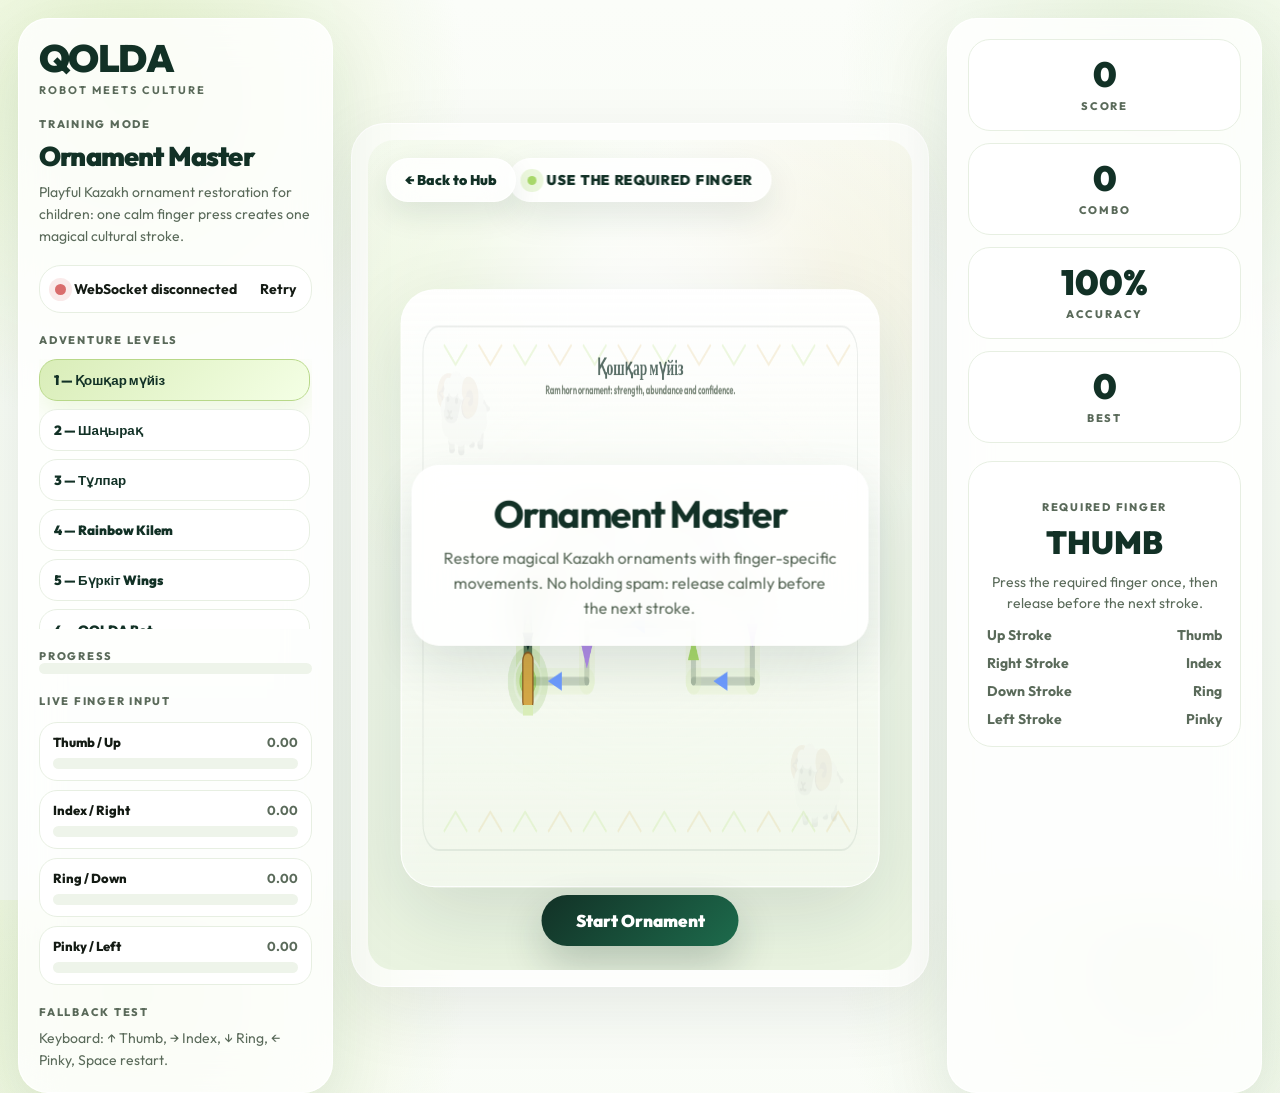
<file: fingersync_rhythm_pro_v2.html>
<!DOCTYPE html>
<html lang="en">

<head>
   <meta charset="UTF-8" />
   <meta name="viewport" content="width=device-width,initial-scale=1.0" />
   <title>QOLDA Ornament Master — Kids Therapy Edition</title>
   <link rel="preconnect" href="https://fonts.googleapis.com">
   <link rel="preconnect" href="https://fonts.gstatic.com" crossorigin>
   <link href="https://fonts.googleapis.com/css2?family=Outfit:wght@300;400;500;600;700;800;900&display=swap"
      rel="stylesheet">

   <style>
      :root {
         --bg: #FAFCF9;
         --text: #141B14;
         --muted: #5A6A5A;
         --green: #D9EDB8;
         --green2: #A9D96B;
         --green3: #79B44C;
         --green-dark: #123126;
         --card: #FFFFFF;
         --line: #E7EFE2;
         --danger: #D96C6C;
         --gold: #D5A847;
         --blue: #6E9BFF;
         --purple: #B18BE8;
         --pink: #ECA8C5;
         --shadow: 0 24px 70px rgba(18, 49, 38, .09);
      }

      * {
         margin: 0;
         padding: 0;
         box-sizing: border-box;
         font-family: 'Outfit', sans-serif
      }

      body {
         min-height: 100vh;
         overflow: hidden;
         color: var(--text);
         background:
            radial-gradient(circle at 10% 10%, rgba(217, 237, 184, .72), transparent 24%),
            radial-gradient(circle at 90% 8%, rgba(223, 240, 208, .72), transparent 22%),
            linear-gradient(180deg, #FBFDF9 0%, #F4FAF0 100%);
      }

      .wrap {
         height: 100vh;
         padding: 18px;
         display: grid;
         grid-template-columns: 315px 1fr 315px;
         gap: 18px;
      }

      .panel {
         background: rgba(255, 255, 255, .82);
         border: 1px solid rgba(255, 255, 255, .96);
         backdrop-filter: blur(20px);
         border-radius: 30px;
         box-shadow: var(--shadow);
         padding: 20px;
         z-index: 10;
      }

      .logo {
         font-size: 38px;
         font-weight: 900;
         letter-spacing: -.04em;
         color: var(--green-dark);
         line-height: 1;
      }

      .sub {
         margin-top: 6px;
         font-size: 11px;
         letter-spacing: .18em;
         text-transform: uppercase;
         color: var(--muted);
         font-weight: 700;
      }

      .cap {
         margin-top: 20px;
         font-size: 11px;
         letter-spacing: .16em;
         text-transform: uppercase;
         color: var(--muted);
         font-weight: 800;
      }

      .song {
         margin-top: 8px;
         font-size: 27px;
         font-weight: 900;
         color: var(--green-dark);
         letter-spacing: -.03em;
      }

      .txt {
         margin-top: 8px;
         font-size: 14px;
         line-height: 1.58;
         color: var(--muted);
      }

      .status {
         margin-top: 18px;
         padding: 14px 15px;
         border-radius: 22px;
         background: #fff;
         border: 1px solid var(--line);
         display: flex;
         align-items: center;
         justify-content: space-between;
         gap: 12px;
         font-size: 14px;
         font-weight: 700;
      }

      .dot {
         width: 11px;
         height: 11px;
         border-radius: 999px;
         background: #C2C8C0;
         display: inline-block;
         margin-right: 8px;
         vertical-align: -1px;
      }

      .dot.ok {
         background: #61C681;
         box-shadow: 0 0 0 6px rgba(97, 198, 129, .14)
      }

      .dot.err {
         background: var(--danger);
         box-shadow: 0 0 0 6px rgba(217, 108, 108, .14)
      }

      .bar {
         height: 11px;
         border-radius: 999px;
         background: #EEF4EA;
         overflow: hidden
      }

      .fill {
         height: 100%;
         width: 0%;
         border-radius: 999px;
         background: linear-gradient(90deg, var(--green), var(--green2));
         transition: .12s linear;
      }

      .level-buttons {
         display: grid;
         gap: 8px;
         margin-top: 12px;
         max-height: 270px;
         overflow: auto;
         padding-right: 2px
      }

      .level-btn {
         border: none;
         border-radius: 18px;
         padding: 12px 14px;
         background: #fff;
         border: 1px solid var(--line);
         color: var(--green-dark);
         font-weight: 900;
         cursor: pointer;
         text-align: left;
         transition: .2s ease;
      }

      .level-btn:hover {
         transform: translateY(-1px)
      }

      .level-btn.active {
         background: linear-gradient(135deg, var(--green), #F4FFE5);
         border-color: #B8D889;
         box-shadow: 0 12px 28px rgba(169, 217, 107, .20);
      }

      .finger-map {
         margin-top: 14px;
         display: grid;
         gap: 9px
      }

      .finger-row {
         padding: 11px 13px;
         border-radius: 18px;
         background: #fff;
         border: 1px solid var(--line);
         transition: .18s ease;
      }

      .finger-row.active {
         border-color: #A9D96B;
         box-shadow: 0 12px 30px rgba(169, 217, 107, .18);
         transform: translateY(-2px);
      }

      .fr-top {
         display: flex;
         justify-content: space-between;
         align-items: center;
         font-size: 13px;
         margin-bottom: 8px;
      }

      .fr-name {
         font-weight: 800
      }

      .fr-val {
         color: var(--muted);
         font-weight: 700
      }

      .center {
         display: flex;
         align-items: center;
         justify-content: center;
         min-width: 0;
      }

      .stage {
         width: 100%;
         max-width: 1050px;
         height: calc(100vh - 36px);
         border-radius: 34px;
         padding: 16px;
         background: rgba(255, 255, 255, .58);
         border: 1px solid rgba(255, 255, 255, .96);
         backdrop-filter: blur(20px);
         box-shadow: var(--shadow);
      }

      .hero {
         position: relative;
         width: 100%;
         height: 100%;
         border-radius: 26px;
         overflow: hidden;
         background:
            radial-gradient(circle at 50% 22%, rgba(255, 255, 255, .98), rgba(255, 255, 255, .40) 26%, transparent 52%),
            radial-gradient(circle at 16% 20%, rgba(217, 237, 184, .42), transparent 34%),
            radial-gradient(circle at 86% 16%, rgba(213, 168, 71, .13), transparent 28%),
            linear-gradient(180deg, #F8FCF5 0%, #EAF4E1 100%);
      }

      .back-btn {
         position: absolute;
         left: 18px;
         top: 18px;
         z-index: 30;
         text-decoration: none;
         color: var(--green-dark);
         background: rgba(255, 255, 255, .84);
         border: 1px solid rgba(255, 255, 255, .96);
         backdrop-filter: blur(14px);
         padding: 12px 18px;
         border-radius: 999px;
         font-size: 14px;
         font-weight: 900;
         box-shadow: 0 12px 30px rgba(18, 49, 38, .10);
         transition: .2s ease;
      }

      .back-btn:hover {
         transform: translateY(-2px)
      }

      .top-chip {
         position: absolute;
         left: 50%;
         top: 18px;
         transform: translateX(-50%);
         z-index: 20;
         padding: 12px 18px;
         border-radius: 999px;
         background: rgba(255, 255, 255, .82);
         border: 1px solid rgba(255, 255, 255, .96);
         backdrop-filter: blur(14px);
         box-shadow: 0 14px 35px rgba(18, 49, 38, .10);
         color: var(--green-dark);
         font-size: 14px;
         font-weight: 900;
         letter-spacing: .05em;
         text-transform: uppercase;
         display: flex;
         align-items: center;
         gap: 10px;
      }

      .pulse-dot {
         width: 9px;
         height: 9px;
         border-radius: 50%;
         background: var(--green2);
         box-shadow: 0 0 0 7px rgba(169, 217, 107, .22);
      }

      .canvas-wrap {
         position: absolute;
         left: 50%;
         top: 54%;
         transform: translate(-50%, -50%);
         width: min(850px, 88%);
         height: min(625px, 72%);
         border-radius: 34px;
         background:
            linear-gradient(180deg, rgba(255, 255, 255, .88), rgba(255, 255, 255, .54)),
            radial-gradient(circle at 50% 50%, rgba(217, 237, 184, .28), transparent 60%);
         border: 1px solid rgba(255, 255, 255, .98);
         box-shadow:
            inset 0 0 45px rgba(255, 255, 255, .34),
            0 28px 80px rgba(18, 49, 38, .12);
         overflow: hidden;
      }

      canvas {
         position: absolute;
         inset: 0;
         width: 100%;
         height: 100%
      }

      .start {
         position: absolute;
         left: 50%;
         bottom: 24px;
         transform: translateX(-50%);
         z-index: 25;
         border: none;
         border-radius: 999px;
         padding: 15px 34px;
         color: #fff;
         background: linear-gradient(135deg, #123126, #1D6B4C);
         font-size: 17px;
         font-weight: 900;
         cursor: pointer;
         box-shadow: 0 18px 40px rgba(18, 49, 38, .23);
         transition: .25s ease;
      }

      .start:hover {
         transform: translateX(-50%) translateY(-3px)
      }

      .overlay-message {
         position: absolute;
         z-index: 22;
         top: 50%;
         left: 50%;
         transform: translate(-50%, -50%);
         padding: 24px 28px;
         border-radius: 28px;
         background: rgba(255, 255, 255, .88);
         border: 1px solid rgba(255, 255, 255, .96);
         backdrop-filter: blur(18px);
         box-shadow: 0 20px 50px rgba(18, 49, 38, .12);
         text-align: center;
         width: min(540px, 84%);
      }

      .overlay-message h2 {
         font-size: 38px;
         letter-spacing: -.04em;
         color: var(--green-dark);
      }

      .overlay-message p {
         margin-top: 8px;
         color: var(--muted);
         line-height: 1.55;
      }

      .hidden {
         display: none
      }

      .metric-box {
         padding: 17px 16px;
         border-radius: 22px;
         background: #fff;
         border: 1px solid var(--line);
         margin-bottom: 12px;
         text-align: center;
      }

      .num {
         font-size: 35px;
         font-weight: 900;
         color: var(--green-dark);
         line-height: 1;
      }

      .lab {
         margin-top: 7px;
         font-size: 11px;
         letter-spacing: .16em;
         text-transform: uppercase;
         font-weight: 800;
         color: var(--muted);
      }

      .next {
         margin-top: 18px;
         padding: 18px;
         border-radius: 24px;
         background: #fff;
         border: 1px solid var(--line);
         text-align: center;
      }

      .finger {
         margin-top: 8px;
         font-size: 32px;
         font-weight: 900;
         color: var(--green-dark);
      }

      .tip {
         margin-top: 10px;
         color: var(--muted);
         font-size: 14px;
         line-height: 1.5;
      }

      .quality {
         margin-top: 12px;
         display: grid;
         gap: 10px
      }

      .qrow {
         display: flex;
         justify-content: space-between;
         color: var(--muted);
         font-size: 14px;
         font-weight: 700;
      }

      .popup {
         position: fixed;
         top: 50%;
         left: 50%;
         transform: translate(-50%, -50%);
         font-size: 56px;
         font-weight: 900;
         color: var(--green-dark);
         text-shadow: 0 14px 38px rgba(18, 49, 38, .12);
         animation: pop .72s forwards;
         pointer-events: none;
         z-index: 999;
      }

      .popup.miss {
         color: var(--danger)
      }

      @keyframes pop {
         0% {
            opacity: 0;
            transform: translate(-50%, -48%) scale(.72)
         }

         22% {
            opacity: 1
         }

         100% {
            opacity: 0;
            transform: translate(-50%, -62%) scale(1.15)
         }
      }

      @media(max-width:1050px) {
         body {
            overflow: auto
         }

         .wrap {
            height: auto;
            min-height: 100vh;
            grid-template-columns: 1fr
         }

         .stage {
            height: 78vh
         }
      }
   </style>
</head>

<body>
   <div class="wrap">
      <aside class="panel">
         <div class="logo">QOLDA</div>
         <div class="sub">Robot Meets Culture</div>

         <div class="cap">Training Mode</div>
         <div class="song">Ornament Master</div>
         <div class="txt">Playful Kazakh ornament restoration for children: one calm finger press creates one magical
            cultural stroke.</div>

         <div class="status">
            <div><span id="dot" class="dot"></span><span id="statusText">Connecting...</span></div>
            <div id="modeText">Glove</div>
         </div>

         <div class="cap">Adventure Levels</div>
         <div class="level-buttons" id="levelButtons"></div>

         <div class="cap">Progress</div>
         <div class="bar">
            <div class="fill" id="progressFill"></div>
         </div>

         <div class="cap">Live Finger Input</div>
         <div class="finger-map">
            <div class="finger-row" id="thumbRow">
               <div class="fr-top"><span class="fr-name">Thumb / Up</span><span id="thumbVal" class="fr-val">0.00</span>
               </div>
               <div class="bar">
                  <div class="fill" id="thumbFill"></div>
               </div>
            </div>
            <div class="finger-row" id="indexRow">
               <div class="fr-top"><span class="fr-name">Index / Right</span><span id="indexVal"
                     class="fr-val">0.00</span></div>
               <div class="bar">
                  <div class="fill" id="indexFill"></div>
               </div>
            </div>
            <div class="finger-row" id="ringRow">
               <div class="fr-top"><span class="fr-name">Ring / Down</span><span id="ringVal" class="fr-val">0.00</span>
               </div>
               <div class="bar">
                  <div class="fill" id="ringFill"></div>
               </div>
            </div>
            <div class="finger-row" id="pinkyRow">
               <div class="fr-top"><span class="fr-name">Pinky / Left</span><span id="pinkyVal"
                     class="fr-val">0.00</span></div>
               <div class="bar">
                  <div class="fill" id="pinkyFill"></div>
               </div>
            </div>
         </div>

         <div class="cap">Fallback Test</div>
         <div class="txt">Keyboard: ↑ Thumb, → Index, ↓ Ring, ← Pinky, Space restart.</div>
      </aside>

      <main class="center">
         <div class="stage">
            <div class="hero">
               <a href="index.html" class="back-btn">← Back to Hub</a>
               <div class="top-chip"><span class="pulse-dot"></span><span id="prompt">USE THE REQUIRED FINGER</span>
               </div>
               <div class="canvas-wrap"><canvas id="canvas" width="850" height="625"></canvas></div>
               <div class="overlay-message" id="intro">
                  <h2>Ornament Master</h2>
                  <p>Restore magical Kazakh ornaments with finger-specific movements. No holding spam: release calmly
                     before the next stroke.</p>
               </div>
               <button class="start" id="startBtn">Start Ornament</button>
            </div>
         </div>
      </main>

      <aside class="panel">
         <div class="metric-box">
            <div class="num" id="score">0</div>
            <div class="lab">Score</div>
         </div>
         <div class="metric-box">
            <div class="num" id="combo">0</div>
            <div class="lab">Combo</div>
         </div>
         <div class="metric-box">
            <div class="num" id="accuracy">100%</div>
            <div class="lab">Accuracy</div>
         </div>
         <div class="metric-box">
            <div class="num" id="best">0</div>
            <div class="lab">Best</div>
         </div>

         <div class="next">
            <div class="cap">Required Finger</div>
            <div class="finger" id="requiredFinger">THUMB</div>
            <div class="tip" id="tip">Press the required finger once, then release before the next stroke.</div>
            <div class="quality">
               <div class="qrow"><span>Up Stroke</span><span>Thumb</span></div>
               <div class="qrow"><span>Right Stroke</span><span>Index</span></div>
               <div class="qrow"><span>Down Stroke</span><span>Ring</span></div>
               <div class="qrow"><span>Left Stroke</span><span>Pinky</span></div>
            </div>
         </div>
      </aside>
   </div>

   <script>
      const canvas = document.getElementById("canvas");
      const ctx = canvas.getContext("2d");

      const dot = document.getElementById("dot");
      const statusText = document.getElementById("statusText");
      const modeText = document.getElementById("modeText");
      const intro = document.getElementById("intro");
      const startBtn = document.getElementById("startBtn");
      const levelButtons = document.getElementById("levelButtons");

      const scoreEl = document.getElementById("score");
      const comboEl = document.getElementById("combo");
      const accuracyEl = document.getElementById("accuracy");
      const bestEl = document.getElementById("best");
      const progressFill = document.getElementById("progressFill");
      const requiredFingerEl = document.getElementById("requiredFinger");
      const tip = document.getElementById("tip");
      const promptEl = document.getElementById("prompt");

      const thumbVal = document.getElementById("thumbVal");
      const indexVal = document.getElementById("indexVal");
      const ringVal = document.getElementById("ringVal");
      const pinkyVal = document.getElementById("pinkyVal");
      const thumbFill = document.getElementById("thumbFill");
      const indexFill = document.getElementById("indexFill");
      const ringFill = document.getElementById("ringFill");
      const pinkyFill = document.getElementById("pinkyFill");
      const thumbRow = document.getElementById("thumbRow");
      const indexRow = document.getElementById("indexRow");
      const ringRow = document.getElementById("ringRow");
      const pinkyRow = document.getElementById("pinkyRow");

      let live = { thumb: 0, index: 0, ring: 0, pinky: 0, middle: 0, global_grip: 0 };
      let smooth = { thumb: 0, index: 0, ring: 0, pinky: 0 };
      let currentLevel = 0;
      let step = 0;
      let score = 0;
      let combo = 0;
      let hits = 0;
      let attempts = 0;
      let best = Number(localStorage.getItem("qolda_ornament_master_kids_best") || 0);
      let playing = false;
      let inputLocked = false;
      let lastJudgeMs = 0;
      let lastAnyFinger = "none";
      let particles = [];
      let audioCtx = null;
      let wsHandle = null;
      let reconnectTimer = null;
      let lastPacketAt = 0;
      let animationId = null;

      bestEl.innerText = best;

      const fingerLabels = { thumb: "THUMB", index: "INDEX", ring: "RING", pinky: "PINKY" };
      const fingerColors = { thumb: "#A9D96B", index: "#D5A847", ring: "#B18BE8", pinky: "#6E9BFF" };
      const fingerIcons = { thumb: "↑", index: "→", ring: "↓", pinky: "←" };

      function seg(x1, y1, x2, y2, finger, kind = "line") {
         return { x1, y1, x2, y2, finger, kind, done: false };
      }

      function levelQoshqar() {
         return [
            seg(225, 410, 225, 305, "thumb"), seg(225, 305, 300, 305, "index"), seg(300, 305, 300, 235, "thumb"),
            seg(300, 235, 382, 235, "index"), seg(382, 235, 382, 312, "ring"), seg(382, 312, 468, 312, "index"),
            seg(468, 312, 468, 235, "thumb"), seg(468, 235, 550, 235, "index"), seg(550, 235, 550, 305, "ring"),
            seg(550, 305, 625, 305, "index"), seg(625, 305, 625, 410, "ring"), seg(625, 410, 520, 410, "pinky"),
            seg(520, 410, 520, 350, "thumb"), seg(520, 350, 330, 350, "pinky"), seg(330, 350, 330, 410, "ring"),
            seg(330, 410, 225, 410, "pinky")
         ];
      }

      function levelShanyraq() {
         const cx = 425, cy = 306, r = 164;
         return [
            seg(cx, cy - r, cx + 116, cy - 116, "index"), seg(cx + 116, cy - 116, cx + r, cy, "ring"),
            seg(cx + r, cy, cx + 116, cy + 116, "ring"), seg(cx + 116, cy + 116, cx, cy + r, "pinky"),
            seg(cx, cy + r, cx - 116, cy + 116, "pinky"), seg(cx - 116, cy + 116, cx - r, cy, "thumb"),
            seg(cx - r, cy, cx - 116, cy - 116, "thumb"), seg(cx - 116, cy - 116, cx, cy - r, "index"),
            seg(cx - 76, cy - 76, cx + 76, cy - 76, "index"), seg(cx + 76, cy - 76, cx + 76, cy + 76, "ring"),
            seg(cx + 76, cy + 76, cx - 76, cy + 76, "pinky"), seg(cx - 76, cy + 76, cx - 76, cy - 76, "thumb"),
            seg(cx, cy, cx, cy - r, "thumb"), seg(cx, cy, cx + r, cy, "index"), seg(cx, cy, cx, cy + r, "ring"), seg(cx, cy, cx - r, cy, "pinky"),
            seg(cx, cy, cx + 116, cy - 116, "index"), seg(cx, cy, cx + 116, cy + 116, "ring"),
            seg(cx, cy, cx - 116, cy + 116, "pinky"), seg(cx, cy, cx - 116, cy - 116, "thumb")
         ];
      }

      function levelTulpar() {
         return [
            seg(210, 390, 290, 300, "thumb"), seg(290, 300, 365, 390, "index"), seg(365, 390, 445, 300, "thumb"), seg(445, 300, 525, 390, "index"),
            seg(525, 390, 620, 265, "thumb"), seg(620, 265, 560, 250, "pinky"), seg(560, 250, 520, 205, "thumb"), seg(520, 205, 470, 245, "pinky"),
            seg(470, 245, 390, 190, "pinky"), seg(390, 190, 340, 250, "ring"), seg(340, 250, 255, 240, "pinky"), seg(255, 240, 210, 390, "ring"),
            seg(285, 380, 285, 455, "ring"), seg(285, 455, 350, 455, "index"), seg(512, 380, 512, 455, "ring"), seg(512, 455, 585, 455, "index")
         ];
      }

      function levelRainbowCarpet() {
         return [
            seg(185, 150, 665, 150, "index"), seg(665, 150, 665, 475, "ring"), seg(665, 475, 185, 475, "pinky"), seg(185, 475, 185, 150, "thumb"),
            seg(425, 180, 600, 312, "index"), seg(600, 312, 425, 445, "ring"), seg(425, 445, 250, 312, "pinky"), seg(250, 312, 425, 180, "thumb"),
            seg(310, 235, 375, 235, "index"), seg(375, 235, 375, 295, "ring"), seg(540, 235, 475, 235, "pinky"), seg(475, 235, 475, 295, "ring"),
            seg(310, 390, 375, 390, "index"), seg(375, 390, 375, 330, "thumb"), seg(540, 390, 475, 390, "pinky"), seg(475, 390, 475, 330, "thumb"),
            seg(220, 205, 275, 205, "index"), seg(275, 205, 275, 260, "ring"), seg(630, 420, 575, 420, "pinky"), seg(575, 420, 575, 365, "thumb")
         ];
      }

      function levelBerkut() {
         return [
            seg(425, 170, 425, 445, "ring"), seg(425, 250, 565, 190, "index"), seg(565, 190, 635, 240, "ring"), seg(635, 240, 545, 285, "pinky"),
            seg(545, 285, 665, 345, "index"), seg(665, 345, 555, 390, "pinky"), seg(555, 390, 425, 330, "pinky"),
            seg(425, 250, 285, 190, "pinky"), seg(285, 190, 215, 240, "ring"), seg(215, 240, 305, 285, "index"),
            seg(305, 285, 185, 345, "pinky"), seg(185, 345, 295, 390, "index"), seg(295, 390, 425, 330, "index"),
            seg(425, 170, 480, 225, "index"), seg(425, 170, 370, 225, "pinky"), seg(425, 445, 495, 500, "index"), seg(425, 445, 355, 500, "pinky")
         ];
      }

      function levelQoldaBot() {
         return [
            seg(300, 185, 550, 185, "index"), seg(550, 185, 550, 425, "ring"), seg(550, 425, 300, 425, "pinky"), seg(300, 425, 300, 185, "thumb"),
            seg(350, 240, 410, 240, "index"), seg(410, 240, 410, 300, "ring"), seg(500, 240, 440, 240, "pinky"), seg(440, 240, 440, 300, "ring"),
            seg(365, 360, 485, 360, "index"), seg(485, 360, 485, 390, "ring"), seg(485, 390, 365, 390, "pinky"), seg(365, 390, 365, 360, "thumb"),
            seg(300, 305, 240, 305, "pinky"), seg(240, 305, 210, 360, "ring"), seg(550, 305, 610, 305, "index"), seg(610, 305, 640, 360, "ring"),
            seg(365, 185, 365, 130, "thumb"), seg(365, 130, 335, 110, "pinky"), seg(485, 185, 485, 130, "thumb"), seg(485, 130, 515, 110, "index")
         ];
      }

      const levels = [
         { name: "1 — Қошқар мүйіз", title: "Қошқар мүйіз", meaning: "Ram horn ornament: strength, abundance and confidence.", maker: levelQoshqar, icon: "🐏" },
         { name: "2 — Шаңырақ", title: "Шаңырақ", meaning: "Yurt roof crown: home, unity and family.", maker: levelShanyraq, icon: "🏠" },
         { name: "3 — Тұлпар", title: "Тұлпар", meaning: "Mythical winged horse: movement, courage and recovery.", maker: levelTulpar, icon: "🐎" },
         { name: "4 — Rainbow Kilem", title: "Rainbow Kilem", meaning: "Carpet pattern: repetition, rhythm and motor learning.", maker: levelRainbowCarpet, icon: "🌈" },
         { name: "5 — Бүркіт Wings", title: "Berkut Wings", meaning: "Eagle wings: freedom, focus and control.", maker: levelBerkut, icon: "🦅" },
         { name: "6 — QOLDA Bot", title: "QOLDA Bot", meaning: "Robot helper: technology, play and rehabilitation.", maker: levelQoldaBot, icon: "🤖" }
      ];

      let segments = levels[0].maker();

      function buildLevelButtons() {
         levelButtons.innerHTML = "";
         levels.forEach((lvl, i) => {
            const btn = document.createElement("button");
            btn.className = "level-btn" + (i === currentLevel ? " active" : "");
            btn.dataset.level = i;
            btn.innerText = lvl.name;
            btn.addEventListener("click", () => changeLevel(i));
            levelButtons.appendChild(btn);
         });
      }

      function ensureAudio() {
         if (!audioCtx) audioCtx = new (window.AudioContext || window.webkitAudioContext)();
         if (audioCtx.state === "suspended") audioCtx.resume();
      }
      function playTone(finger, kind = "good") {
         ensureAudio();
         const now = audioCtx.currentTime;
         const freqs = { thumb: 261.63, index: 329.63, ring: 392.00, pinky: 523.25 };
         const base = freqs[finger] || 261.63;
         const master = audioCtx.createGain();
         const filter = audioCtx.createBiquadFilter();
         filter.type = "lowpass";
         filter.frequency.setValueAtTime(kind === "bad" ? 520 : 2600, now);
         master.gain.setValueAtTime(0.0001, now);
         master.gain.exponentialRampToValueAtTime(kind === "bad" ? 0.025 : 0.05, now + 0.012);
         master.gain.exponentialRampToValueAtTime(0.0001, now + 0.28);
         filter.connect(master);
         master.connect(audioCtx.destination);

         const osc = audioCtx.createOscillator();
         const g = audioCtx.createGain();
         osc.type = kind === "bad" ? "triangle" : "sine";
         osc.frequency.setValueAtTime(kind === "bad" ? 140 : base, now);
         g.gain.setValueAtTime(0.0001, now);
         g.gain.exponentialRampToValueAtTime(0.6, now + 0.014);
         g.gain.exponentialRampToValueAtTime(0.0001, now + 0.24);
         osc.connect(g); g.connect(filter); osc.start(now); osc.stop(now + 0.28);

         if (kind !== "bad") {
            const osc2 = audioCtx.createOscillator();
            const g2 = audioCtx.createGain();
            osc2.type = "triangle";
            osc2.frequency.setValueAtTime(base * 1.5, now + 0.04);
            g2.gain.setValueAtTime(0.0001, now + 0.04);
            g2.gain.exponentialRampToValueAtTime(0.22, now + 0.06);
            g2.gain.exponentialRampToValueAtTime(0.0001, now + 0.24);
            osc2.connect(g2); g2.connect(filter); osc2.start(now + 0.04); osc2.stop(now + 0.28);
         }
      }

      function popup(text, type = "ok") {
         const d = document.createElement("div");
         d.className = "popup " + (type === "miss" ? "miss" : "");
         d.innerText = text;
         document.body.appendChild(d);
         setTimeout(() => d.remove(), 720);
      }

      function addParticles(x, y, color, count = 18) {
         for (let i = 0; i < count; i++) {
            particles.push({
               x, y,
               vx: (Math.random() - 0.5) * 170,
               vy: (Math.random() - 0.95) * 170,
               life: 0.75 + Math.random() * 0.28,
               size: 2 + Math.random() * 4,
               color
            });
         }
      }

      function cleanRawValue(v) {
         v = Number(v) || 0;
         if (v < 0.09) return 0;
         return Math.min(1, (v - 0.09) / 0.91);
      }
      function readInputs() {
         // Real mapping for your current glove:
         // thumb = up, index = right, ring = down, pinky = left.
         let raw = {
            thumb: Number(live.thumb) || 0,
            index: Number(live.index) || 0,
            ring: Number(live.ring) || 0,
            pinky: Number(live.pinky !== undefined && live.pinky !== null ? live.pinky : live.middle) || 0
         };
         for (const f of ["thumb", "index", "ring", "pinky"]) {
            raw[f] = cleanRawValue(raw[f]);
            smooth[f] = smooth[f] * 0.58 + raw[f] * 0.42;
         }

         // Anti-crosstalk: if ring and pinky accidentally rise together, keep strongest.
         const rpGap = Math.abs(smooth.ring - smooth.pinky);
         if (Math.max(smooth.ring, smooth.pinky) > 0.18 && rpGap > 0.02) {
            if (smooth.ring > smooth.pinky) smooth.pinky = 0;
            else smooth.ring = 0;
         }

         return { ...smooth };
      }
      function strongestFinger(values) {
         let bestF = null;
         let bestV = 0;
         for (const f of ["thumb", "index", "ring", "pinky"]) {
            if (values[f] > bestV) {
               bestV = values[f];
               bestF = f;
            }
         }
         if (bestV < 0.18) return null;
         return bestF;
      }
      function allReleased(values) {
         return values.thumb < 0.105 && values.index < 0.105 && values.ring < 0.105 && values.pinky < 0.105;
      }
      function currentSeg() { return segments[step]; }

      function resetGame() {
         ensureAudio();
         playing = true;
         step = 0;
         score = 0;
         combo = 0;
         hits = 0;
         attempts = 0;
         inputLocked = false;
         lastJudgeMs = 0;
         lastAnyFinger = "none";
         segments = levels[currentLevel].maker();
         segments.forEach(s => s.done = false);
         intro.classList.add("hidden");
         startBtn.innerText = "Restart Ornament";
         tip.innerText = levels[currentLevel].meaning + " Press once, then release calmly.";
         updateRequired();
      }
      function changeLevel(lvl) {
         currentLevel = lvl;
         buildLevelButtons();
         resetGame();
      }

      function judge(finger) {
         if (!playing || !currentSeg()) return;
         const expected = currentSeg().finger;
         attempts++;

         if (finger === expected) {
            currentSeg().done = true;
            hits++;
            combo++;
            score += 100 + combo * 9;
            addParticles(currentSeg().x2, currentSeg().y2, fingerColors[finger], 18);
            playTone(finger, "good");
            popup(combo >= 5 ? "COMBO +" + combo : "CORRECT");
            step++;

            if (step >= segments.length) {
               playing = false;
               score += 450;
               popup("ORNAMENT RESTORED");
               tip.innerText = "Complete: " + levels[currentLevel].meaning;
               startBtn.innerText = "Replay Ornament";
               startBtn.classList.remove("hidden");
            }
         } else {
            combo = 0;
            playTone(finger, "bad");
            popup("NEED " + fingerLabels[expected], "miss");
            tip.innerText = "Needed: " + fingerLabels[expected] + ". Release first, then press calmly.";
         }

         if (score > best) {
            best = score;
            localStorage.setItem("qolda_ornament_master_kids_best", best);
         }
         updateRequired();
      }

      function handleInput() {
         const values = readInputs();
         if (!playing) return;

         if (inputLocked) {
            if (allReleased(values)) {
               inputLocked = false;
               lastAnyFinger = "none";
            }
            return;
         }

         const now = performance.now();
         if (now - lastJudgeMs < 260) return;

         const f = strongestFinger(values);
         if (!f) return;

         const ranked = Object.entries(values).sort((a, b) => b[1] - a[1]);
         const gap = ranked[0][1] - ranked[1][1];

         // If accidental multiple fingers are almost equal, wait one frame instead of judging wrong.
         if (ranked[0][1] < 0.24) return;
         if (gap < 0.035 && ranked[1][1] > 0.18) return;

         lastJudgeMs = now;
         inputLocked = true;
         lastAnyFinger = f;
         judge(f);
      }

      function updateRequired() {
         const s = currentSeg();
         if (s) {
            requiredFingerEl.innerText = fingerLabels[s.finger];
            promptEl.innerText = "NEXT STROKE • " + fingerLabels[s.finger] + " " + fingerIcons[s.finger];
         } else {
            requiredFingerEl.innerText = "DONE";
            promptEl.innerText = "ORNAMENT RESTORED";
         }
      }

      function drawBackground() {
         ctx.clearRect(0, 0, canvas.width, canvas.height);
         const bg = ctx.createLinearGradient(0, 0, 0, canvas.height);
         bg.addColorStop(0, "rgba(255,255,255,.62)");
         bg.addColorStop(1, "rgba(234,244,225,.36)");
         ctx.fillStyle = bg;
         ctx.fillRect(0, 0, canvas.width, canvas.height);

         // playful floating cultural medallions
         const lvl = levels[currentLevel];
         ctx.save();
         ctx.globalAlpha = .08;
         ctx.fillStyle = "#123126";
         ctx.font = "900 86px Outfit";
         ctx.textAlign = "center";
         ctx.fillText(lvl.icon, 110, 130);
         ctx.fillText(lvl.icon, 740, 520);
         ctx.restore();

         // premium border
         ctx.strokeStyle = "rgba(18,49,38,.075)";
         ctx.lineWidth = 2;
         roundRect(38, 38, canvas.width - 76, canvas.height - 76, 28, true, false);

         // small kid-friendly pattern hints
         for (let i = 0; i < 12; i++) {
            const x = 76 + i * 62;
            ctx.strokeStyle = i % 2 ? "rgba(213,168,71,.16)" : "rgba(169,217,107,.20)";
            ctx.lineWidth = 3;
            ctx.beginPath();
            ctx.moveTo(x, 58);
            ctx.lineTo(x + 20, 78);
            ctx.lineTo(x + 40, 58);
            ctx.stroke();
            ctx.beginPath();
            ctx.moveTo(x, canvas.height - 58);
            ctx.lineTo(x + 20, canvas.height - 78);
            ctx.lineTo(x + 40, canvas.height - 58);
            ctx.stroke();
         }

         // title inside canvas
         ctx.save();
         ctx.fillStyle = "rgba(18,49,38,.70)";
         ctx.font = "900 24px Outfit";
         ctx.textAlign = "center";
         ctx.fillText(levels[currentLevel].title, canvas.width / 2, 82);
         ctx.font = "700 13px Outfit";
         ctx.fillStyle = "rgba(90,106,90,.78)";
         ctx.fillText(levels[currentLevel].meaning, canvas.width / 2, 105);
         ctx.restore();
      }

      function roundRect(x, y, w, h, r, stroke, fill) {
         ctx.beginPath();
         ctx.moveTo(x + r, y);
         ctx.arcTo(x + w, y, x + w, y + h, r);
         ctx.arcTo(x + w, y + h, x, y + h, r);
         ctx.arcTo(x, y + h, x, y, r);
         ctx.arcTo(x, y, x + w, y, r);
         ctx.closePath();
         if (fill) ctx.fill();
         if (stroke) ctx.stroke();
      }

      function drawSegment(s, active = false) {
         ctx.lineCap = "round";
         ctx.lineJoin = "round";

         // guide glow
         ctx.beginPath();
         ctx.moveTo(s.x1, s.y1);
         ctx.lineTo(s.x2, s.y2);
         ctx.strokeStyle = s.done ? "rgba(169,217,107,.30)" : active ? "rgba(217,237,184,.52)" : "rgba(217,237,184,.22)";
         ctx.lineWidth = active ? 42 : 28;
         ctx.stroke();

         // main line
         ctx.beginPath();
         ctx.moveTo(s.x1, s.y1);
         ctx.lineTo(s.x2, s.y2);
         ctx.strokeStyle = s.done ? "rgba(121,180,76,.94)" : active ? "rgba(18,49,38,.68)" : "rgba(18,49,38,.18)";
         ctx.lineWidth = active ? 15 : s.done ? 12 : 9;
         if (s.done) {
            ctx.shadowColor = "rgba(121,180,76,.45)";
            ctx.shadowBlur = 16;
         }
         ctx.stroke();
         ctx.shadowBlur = 0;

         // arrow
         const mx = (s.x1 + s.x2) / 2, my = (s.y1 + s.y2) / 2;
         const ang = Math.atan2(s.y2 - s.y1, s.x2 - s.x1);
         ctx.save();
         ctx.translate(mx, my);
         ctx.rotate(ang);
         ctx.fillStyle = s.done ? "#79B44C" : fingerColors[s.finger];
         ctx.beginPath();
         ctx.moveTo(17, 0);
         ctx.lineTo(-8, -10);
         ctx.lineTo(-8, 10);
         ctx.closePath();
         ctx.fill();
         ctx.restore();

         // cute active node
         if (active) {
            ctx.beginPath();
            ctx.fillStyle = fingerColors[s.finger];
            ctx.arc(s.x1, s.y1, 15, 0, Math.PI * 2);
            ctx.fill();

            ctx.fillStyle = "#fff";
            ctx.font = "900 18px Outfit";
            ctx.textAlign = "center";
            ctx.textBaseline = "middle";
            ctx.fillText(fingerIcons[s.finger], s.x1, s.y1);

            ctx.beginPath();
            ctx.strokeStyle = "rgba(255,255,255,.86)";
            ctx.lineWidth = 3;
            ctx.arc(s.x1, s.y1, 24, 0, Math.PI * 2);
            ctx.stroke();
         }
      }

      function drawPencil() {
         const s = currentSeg() || segments[segments.length - 1];
         if (!s) return;
         const x = s.done ? s.x2 : s.x1;
         const y = s.done ? s.y2 : s.y1;
         const angle = Math.atan2(s.y2 - s.y1, s.x2 - s.x1);

         ctx.save();
         ctx.translate(x, y);
         ctx.rotate(angle);

         ctx.beginPath();
         ctx.fillStyle = "rgba(121,180,76,.18)";
         ctx.arc(0, 0, 36, 0, Math.PI * 2);
         ctx.fill();

         ctx.fillStyle = "#D5A847";
         ctx.strokeStyle = "#8A5A20";
         ctx.lineWidth = 2;
         roundRect(-30, -9, 60, 18, 8, true, true);

         ctx.fillStyle = "#123126";
         ctx.beginPath();
         ctx.moveTo(32, 0);
         ctx.lineTo(51, -10);
         ctx.lineTo(51, 10);
         ctx.closePath();
         ctx.fill();

         ctx.fillStyle = "#D9EDB8";
         ctx.fillRect(-36, -9, 11, 18);
         ctx.restore();
      }

      function drawParticles(dt) {
         for (let i = particles.length - 1; i >= 0; i--) {
            const p = particles[i];
            p.x += p.vx * dt;
            p.y += p.vy * dt;
            p.vy += 80 * dt;
            p.life -= dt;
            ctx.globalAlpha = Math.max(0, p.life);
            ctx.fillStyle = p.color;
            ctx.shadowColor = p.color;
            ctx.shadowBlur = 14;
            ctx.beginPath();
            ctx.arc(p.x, p.y, p.size, 0, Math.PI * 2);
            ctx.fill();
            if (p.life <= 0) particles.splice(i, 1);
         }
         ctx.globalAlpha = 1;
         ctx.shadowBlur = 0;
      }

      let lastFrame = performance.now();
      function draw(now = performance.now()) {
         const dt = Math.min(0.033, (now - lastFrame) / 1000 || 0.016);
         lastFrame = now;
         drawBackground();
         segments.forEach((s, i) => drawSegment(s, i === step));
         drawPencil();
         drawParticles(dt);
      }

      function updateBars() {
         const values = readInputs();
         thumbVal.innerText = values.thumb.toFixed(2);
         indexVal.innerText = values.index.toFixed(2);
         ringVal.innerText = values.ring.toFixed(2);
         pinkyVal.innerText = values.pinky.toFixed(2);

         thumbFill.style.width = Math.round(values.thumb * 100) + "%";
         indexFill.style.width = Math.round(values.index * 100) + "%";
         ringFill.style.width = Math.round(values.ring * 100) + "%";
         pinkyFill.style.width = Math.round(values.pinky * 100) + "%";

         thumbRow.classList.toggle("active", values.thumb > 0.14);
         indexRow.classList.toggle("active", values.index > 0.14);
         ringRow.classList.toggle("active", values.ring > 0.14);
         pinkyRow.classList.toggle("active", values.pinky > 0.14);
      }
      function updateUI() {
         const total = segments.length || 1;
         const progress = Math.round((step / total) * 100);
         const acc = attempts === 0 ? 100 : Math.round((hits / attempts) * 100);

         scoreEl.innerText = score;
         comboEl.innerText = combo;
         accuracyEl.innerText = acc + "%";
         bestEl.innerText = best;
         progressFill.style.width = progress + "%";
         updateBars();
      }

      function loop(now) {
         handleInput();
         draw(now);
         updateUI();
         animationId = requestAnimationFrame(loop);
      }

      function connectWS() {
         if (wsHandle && (wsHandle.readyState === WebSocket.OPEN || wsHandle.readyState === WebSocket.CONNECTING)) return;
         try {
            wsHandle = new WebSocket("ws://127.0.0.1:8765");
         } catch (e) {
            scheduleReconnect();
            return;
         }
         wsHandle.onopen = () => {
            dot.className = "dot ok";
            statusText.innerText = "Glove connected";
            modeText.innerText = "Live";
            lastPacketAt = performance.now();
         };
         wsHandle.onclose = () => {
            dot.className = "dot err";
            statusText.innerText = "WebSocket disconnected";
            modeText.innerText = "Retry";
            scheduleReconnect();
         };
         wsHandle.onerror = () => {
            dot.className = "dot err";
            statusText.innerText = "WebSocket error";
            modeText.innerText = "Check bridge";
         };
         wsHandle.onmessage = (event) => {
            try {
               const data = JSON.parse(event.data);
               live = Object.assign(live, data);
               if (live.pinky === undefined || live.pinky === null) live.pinky = live.middle || 0;
               lastPacketAt = performance.now();

               // one gesture start from intro
               const values = readInputs();
               if (!playing && !intro.classList.contains("hidden")) {
                  if (Math.max(values.thumb, values.index, values.ring, values.pinky) > 0.30) resetGame();
               }
            } catch (e) { }
         };
      }
      function scheduleReconnect() {
         if (reconnectTimer) return;
         reconnectTimer = setTimeout(() => {
            reconnectTimer = null;
            connectWS();
         }, 1100);
      }

      document.addEventListener("keydown", (e) => {
         if (e.code === "Space") {
            resetGame();
            return;
         }
         if (!playing) resetGame();
         if (e.key === "ArrowUp") judge("thumb");
         if (e.key === "ArrowRight") judge("index");
         if (e.key === "ArrowDown") judge("ring");
         if (e.key === "ArrowLeft") judge("pinky");
      });

      startBtn.addEventListener("click", resetGame);

      buildLevelButtons();
      segments = levels[currentLevel].maker();
      connectWS();
      draw();
      updateUI();
      loop();
   </script>
</body>

</html>
</file>
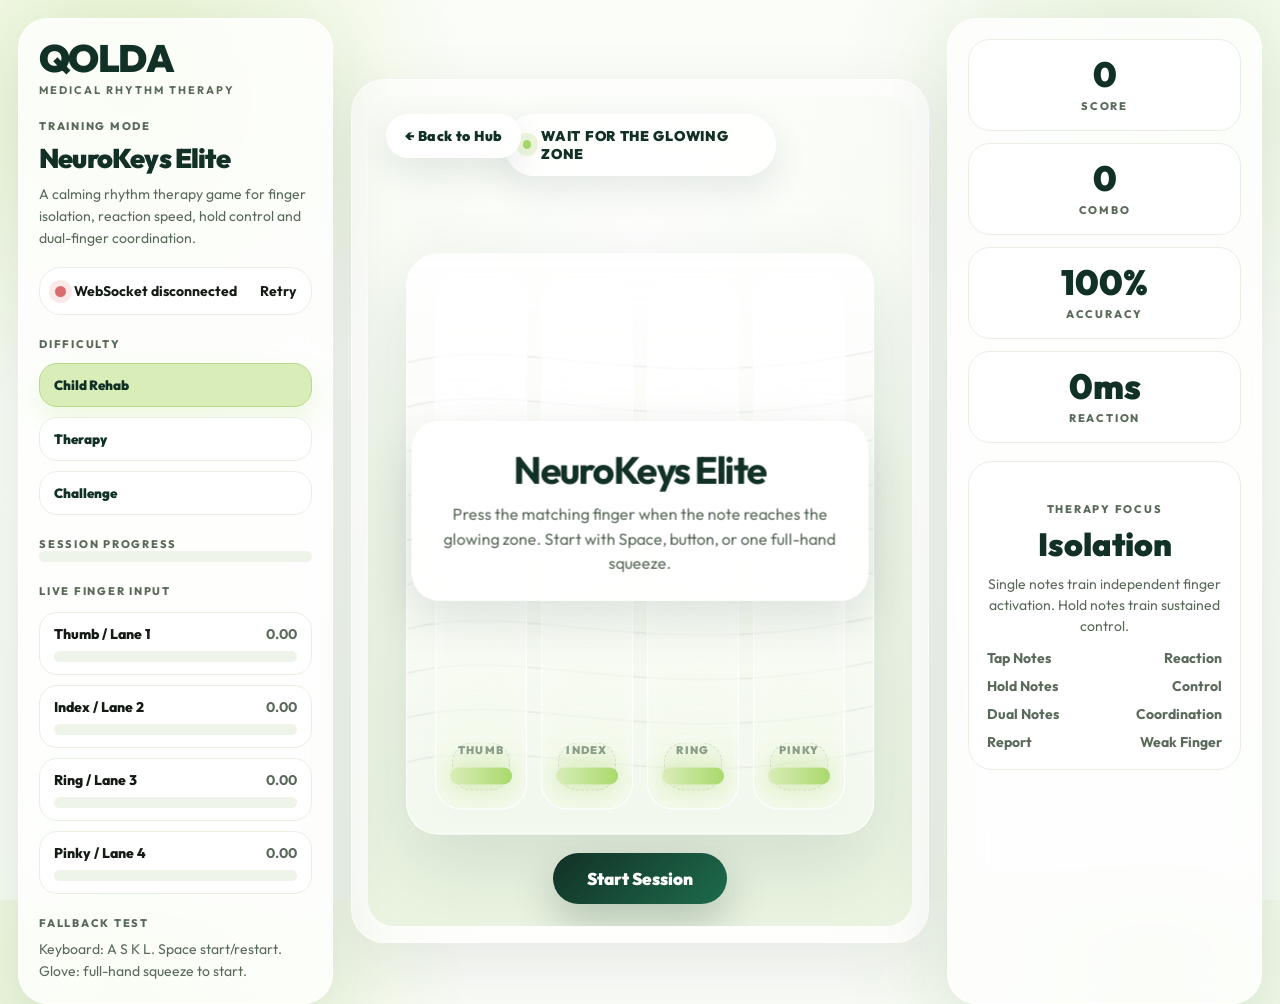
<file: neurorhythm_hold_pro_v2.html>
<!DOCTYPE html>
<html lang="en">

<head>
   <meta charset="UTF-8" />
   <meta name="viewport" content="width=device-width,initial-scale=1.0" />
   <title>QOLDA NeuroKeys — Signature Green Edition</title>
   <link rel="preconnect" href="https://fonts.googleapis.com">
   <link rel="preconnect" href="https://fonts.gstatic.com" crossorigin>
   <link href="https://fonts.googleapis.com/css2?family=Outfit:wght@300;400;500;600;700;800;900&display=swap"
      rel="stylesheet">

   <style>
      :root {
         --bg: #FAFCF9;
         --text: #141B14;
         --muted: #5A6A5A;
         --green: #D9EDB8;
         --green2: #A9D96B;
         --green3: #79B44C;
         --green-dark: #123126;
         --card: #FFFFFF;
         --line: #E7EFE2;
         --danger: #D96C6C;
         --gold: #D5A847;
         --blue: #6E9BFF;
         --purple: #B18BE8;
         --shadow: 0 24px 70px rgba(18, 49, 38, .09);
      }

      * {
         margin: 0;
         padding: 0;
         box-sizing: border-box;
         font-family: 'Outfit', sans-serif
      }

      body {
         min-height: 100vh;
         overflow: hidden;
         color: var(--text);
         background:
            radial-gradient(circle at 10% 10%, rgba(217, 237, 184, .72), transparent 24%),
            radial-gradient(circle at 90% 8%, rgba(223, 240, 208, .72), transparent 22%),
            linear-gradient(180deg, #FBFDF9 0%, #F4FAF0 100%);
      }

      .wrap {
         height: 100vh;
         padding: 18px;
         display: grid;
         grid-template-columns: 315px 1fr 315px;
         gap: 18px;
      }

      .panel {
         background: rgba(255, 255, 255, .82);
         border: 1px solid rgba(255, 255, 255, .96);
         backdrop-filter: blur(20px);
         border-radius: 30px;
         box-shadow: var(--shadow);
         padding: 20px;
         z-index: 5;
      }

      .logo {
         font-size: 38px;
         font-weight: 900;
         letter-spacing: -.04em;
         color: var(--green-dark);
         line-height: 1;
      }

      .sub {
         margin-top: 6px;
         font-size: 11px;
         letter-spacing: .18em;
         text-transform: uppercase;
         color: var(--muted);
         font-weight: 700;
      }

      .cap {
         margin-top: 22px;
         font-size: 11px;
         letter-spacing: .16em;
         text-transform: uppercase;
         color: var(--muted);
         font-weight: 800;
      }

      .song {
         margin-top: 8px;
         font-size: 27px;
         font-weight: 900;
         color: var(--green-dark);
         letter-spacing: -.03em;
      }

      .txt {
         margin-top: 8px;
         font-size: 14px;
         line-height: 1.58;
         color: var(--muted);
      }

      .status {
         margin-top: 18px;
         padding: 14px 15px;
         border-radius: 22px;
         background: #fff;
         border: 1px solid var(--line);
         display: flex;
         align-items: center;
         justify-content: space-between;
         gap: 12px;
         font-size: 14px;
         font-weight: 700;
      }

      .dot {
         width: 11px;
         height: 11px;
         border-radius: 999px;
         background: #C2C8C0;
         display: inline-block;
         margin-right: 8px;
         vertical-align: -1px;
      }

      .dot.ok {
         background: #61C681;
         box-shadow: 0 0 0 6px rgba(97, 198, 129, .14)
      }

      .dot.err {
         background: var(--danger);
         box-shadow: 0 0 0 6px rgba(217, 108, 108, .14)
      }

      .bar {
         height: 11px;
         border-radius: 999px;
         background: #EEF4EA;
         overflow: hidden
      }

      .fill {
         height: 100%;
         width: 0%;
         border-radius: 999px;
         background: linear-gradient(90deg, var(--green), var(--green2));
         transition: .12s linear;
      }

      .level-buttons {
         display: grid;
         gap: 10px;
         margin-top: 12px
      }

      .level-btn {
         border: none;
         border-radius: 18px;
         padding: 13px 14px;
         background: #fff;
         border: 1px solid var(--line);
         color: var(--green-dark);
         font-weight: 900;
         cursor: pointer;
         text-align: left;
         transition: .2s ease;
      }

      .level-btn:hover {
         transform: translateY(-1px)
      }

      .level-btn.active {
         background: var(--green);
         border-color: #B8D889;
         box-shadow: 0 12px 28px rgba(169, 217, 107, .20);
      }

      .finger-map {
         margin-top: 14px;
         display: grid;
         gap: 10px
      }

      .finger-row {
         padding: 12px 14px;
         border-radius: 18px;
         background: #fff;
         border: 1px solid var(--line);
         transition: .18s ease;
      }

      .finger-row.active {
         border-color: #A9D96B;
         box-shadow: 0 12px 30px rgba(169, 217, 107, .18);
         transform: translateY(-2px);
      }

      .fr-top {
         display: flex;
         justify-content: space-between;
         align-items: center;
         font-size: 14px;
         margin-bottom: 8px;
      }

      .fr-name {
         font-weight: 800
      }

      .fr-val {
         color: var(--muted);
         font-weight: 700
      }

      .center {
         display: flex;
         align-items: center;
         justify-content: center;
         min-width: 0;
      }

      .stage {
         width: 100%;
         max-width: 990px;
         height: calc(100vh - 36px);
         border-radius: 34px;
         padding: 16px;
         background: rgba(255, 255, 255, .58);
         border: 1px solid rgba(255, 255, 255, .96);
         backdrop-filter: blur(20px);
         box-shadow: var(--shadow);
      }

      .hero {
         position: relative;
         width: 100%;
         height: 100%;
         border-radius: 26px;
         overflow: hidden;
         background:
            radial-gradient(circle at 50% 18%, rgba(255, 255, 255, .90), rgba(255, 255, 255, .38) 24%, transparent 46%),
            linear-gradient(180deg, #F8FCF5 0%, #EAF4E1 100%);
      }

      .top-chip {
         position: absolute;
         left: 50%;
         top: 18px;
         transform: translateX(-50%);
         z-index: 8;
         padding: 12px 18px;
         border-radius: 999px;
         background: rgba(255, 255, 255, .82);
         border: 1px solid rgba(255, 255, 255, .96);
         backdrop-filter: blur(14px);
         box-shadow: 0 14px 35px rgba(18, 49, 38, .10);
         color: var(--green-dark);
         font-size: 14px;
         font-weight: 900;
         letter-spacing: .05em;
         text-transform: uppercase;
         display: flex;
         align-items: center;
         gap: 10px;
      }

      .pulse-dot {
         width: 9px;
         height: 9px;
         border-radius: 50%;
         background: var(--green2);
         box-shadow: 0 0 0 7px rgba(169, 217, 107, .22);
      }

      .game-wrap {
         position: absolute;
         left: 50%;
         top: 54%;
         transform: translate(-50%, -50%);
         width: min(805px, 86%);
         height: min(600px, 70%);
         border-radius: 32px;
         background:
            linear-gradient(180deg, rgba(255, 255, 255, .84), rgba(255, 255, 255, .50)),
            radial-gradient(circle at 50% 50%, rgba(217, 237, 184, .25), transparent 60%);
         border: 1px solid rgba(255, 255, 255, .98);
         box-shadow:
            inset 0 0 45px rgba(255, 255, 255, .28),
            0 28px 80px rgba(18, 49, 38, .12);
         overflow: hidden;
      }

      canvas {
         position: absolute;
         inset: 0;
         width: 100%;
         height: 100%;
         z-index: 1
      }

      .lanes {
         position: absolute;
         inset: 22px 28px 24px;
         z-index: 3;
         display: grid;
         grid-template-columns: repeat(4, 1fr);
         gap: 14px;
      }

      .lane {
         position: relative;
         overflow: hidden;
         border-radius: 26px;
         background:
            linear-gradient(180deg, rgba(255, 255, 255, .78), rgba(255, 255, 255, .38)),
            radial-gradient(circle at 50% 100%, rgba(217, 237, 184, .42), transparent 48%);
         border: 1px solid rgba(255, 255, 255, .96);
         box-shadow: inset 0 0 24px rgba(255, 255, 255, .28);
      }

      .lane.active {
         box-shadow:
            inset 0 0 30px rgba(169, 217, 107, .45),
            0 18px 40px rgba(169, 217, 107, .18);
      }

      .hit-zone {
         position: absolute;
         left: 14px;
         right: 14px;
         bottom: 24px;
         height: 17px;
         border-radius: 999px;
         background: linear-gradient(90deg, var(--green), var(--green2));
         box-shadow: 0 0 24px rgba(169, 217, 107, .52);
      }

      .lane-label {
         position: absolute;
         left: 0;
         right: 0;
         bottom: 52px;
         text-align: center;
         font-size: 11px;
         font-weight: 900;
         letter-spacing: .12em;
         color: rgba(18, 49, 38, .46);
         text-transform: uppercase;
      }

      .note {
         position: absolute;
         left: 13px;
         right: 13px;
         height: 30px;
         border-radius: 999px;
         background: linear-gradient(135deg, #fff, #D9EDB8);
         box-shadow:
            0 12px 26px rgba(18, 49, 38, .10),
            0 0 22px rgba(169, 217, 107, .45);
         border: 1px solid rgba(255, 255, 255, .92);
      }

      .note.hold {
         height: 92px;
         border-radius: 18px;
         background: linear-gradient(180deg, #fff, #A9D96B);
      }

      .note.duo {
         background: linear-gradient(135deg, #fff, #D5A847);
         box-shadow:
            0 12px 26px rgba(18, 49, 38, .10),
            0 0 24px rgba(213, 168, 71, .45);
      }

      .start {
         position: absolute;
         left: 50%;
         bottom: 22px;
         transform: translateX(-50%);
         z-index: 12;
         border: none;
         border-radius: 999px;
         padding: 15px 34px;
         color: #fff;
         background: linear-gradient(135deg, #123126, #1D6B4C);
         font-size: 17px;
         font-weight: 900;
         cursor: pointer;
         box-shadow: 0 18px 40px rgba(18, 49, 38, .23);
         transition: .25s ease;
      }

      .start:hover {
         transform: translateX(-50%) translateY(-3px)
      }

      .start.hidden {
         display: none
      }

      .overlay-message {
         position: absolute;
         z-index: 10;
         top: 50%;
         left: 50%;
         transform: translate(-50%, -50%);
         padding: 24px 28px;
         border-radius: 28px;
         background: rgba(255, 255, 255, .88);
         border: 1px solid rgba(255, 255, 255, .96);
         backdrop-filter: blur(18px);
         box-shadow: 0 20px 50px rgba(18, 49, 38, .12);
         text-align: center;
         width: min(520px, 84%);
      }

      .overlay-message h2 {
         font-size: 38px;
         letter-spacing: -.04em;
         color: var(--green-dark);
      }

      .overlay-message p {
         margin-top: 8px;
         color: var(--muted);
         line-height: 1.55;
      }

      .hidden {
         display: none
      }

      .metric-box {
         padding: 17px 16px;
         border-radius: 22px;
         background: #fff;
         border: 1px solid var(--line);
         margin-bottom: 12px;
         text-align: center;
      }

      .num {
         font-size: 35px;
         font-weight: 900;
         color: var(--green-dark);
         line-height: 1;
      }

      .lab {
         margin-top: 7px;
         font-size: 11px;
         letter-spacing: .16em;
         text-transform: uppercase;
         font-weight: 800;
         color: var(--muted);
      }

      .next {
         margin-top: 18px;
         padding: 18px;
         border-radius: 24px;
         background: #fff;
         border: 1px solid var(--line);
         text-align: center;
      }

      .finger {
         margin-top: 8px;
         font-size: 32px;
         font-weight: 900;
         color: var(--green-dark);
      }

      .tip {
         margin-top: 10px;
         color: var(--muted);
         font-size: 14px;
         line-height: 1.5;
      }

      .quality {
         margin-top: 12px;
         display: grid;
         gap: 10px
      }

      .qrow {
         display: flex;
         justify-content: space-between;
         color: var(--muted);
         font-size: 14px;
         font-weight: 700;
      }

      .popup {
         position: fixed;
         top: 50%;
         left: 50%;
         transform: translate(-50%, -50%);
         font-size: 58px;
         font-weight: 900;
         color: var(--green-dark);
         text-shadow: 0 14px 38px rgba(18, 49, 38, .12);
         animation: pop .72s forwards;
         pointer-events: none;
         z-index: 999;
      }

      .popup.miss {
         color: var(--danger)
      }

      .report {
         position: absolute;
         inset: 0;
         z-index: 40;
         display: none;
         align-items: center;
         justify-content: center;
         background: rgba(244, 250, 240, .62);
         backdrop-filter: blur(12px);
      }

      .report.show {
         display: flex
      }

      .report-card {
         width: min(690px, 86%);
         padding: 30px;
         border-radius: 34px;
         background: rgba(255, 255, 255, .88);
         border: 1px solid white;
         box-shadow: 0 34px 100px rgba(18, 49, 38, .18);
      }

      .report-card h2 {
         font-size: 42px;
         line-height: .98;
         letter-spacing: -.055em;
         color: var(--green-dark);
      }

      .report-grid {
         display: grid;
         grid-template-columns: repeat(4, 1fr);
         gap: 12px;
         margin-top: 22px;
      }

      .rbox {
         padding: 16px;
         border-radius: 22px;
         background: #fff;
         border: 1px solid var(--line);
         text-align: center;
      }

      .rbox strong {
         display: block;
         font-size: 28px;
         color: var(--green-dark);
      }

      .rbox span {
         display: block;
         margin-top: 6px;
         font-size: 11px;
         letter-spacing: .12em;
         text-transform: uppercase;
         color: var(--muted);
         font-weight: 900;
      }

      .restart-report {
         margin-top: 22px;
         border: none;
         border-radius: 999px;
         padding: 13px 24px;
         color: #fff;
         background: linear-gradient(135deg, #123126, #1D6B4C);
         font-size: 15px;
         font-weight: 900;
         cursor: pointer;
      }

      @keyframes pop {
         0% {
            opacity: 0;
            transform: translate(-50%, -48%) scale(.72)
         }

         22% {
            opacity: 1
         }

         100% {
            opacity: 0;
            transform: translate(-50%, -62%) scale(1.15)
         }
      }

      @media(max-width:1050px) {
         body {
            overflow: auto
         }

         .wrap {
            height: auto;
            min-height: 100vh;
            grid-template-columns: 1fr
         }

         .stage {
            height: 78vh
         }

         .report-grid {
            grid-template-columns: repeat(2, 1fr)
         }
      }

      .note::after {
         content: "";
         position: absolute;
         inset: 4px 8px auto 8px;
         height: 6px;
         border-radius: 999px;
         background: rgba(255, 255, 255, .72);
      }

      .hold-fill {
         position: absolute;
         left: 0;
         right: 0;
         bottom: 0;
         height: 0%;
         border-radius: inherit;
         background: linear-gradient(180deg, rgba(255, 255, 255, .18), rgba(18, 49, 38, .18));
         pointer-events: none;
      }

      .lane::before {
         content: "";
         position: absolute;
         inset: auto 16px 18px 16px;
         height: 46px;
         border-radius: 20px;
         border: 1px dashed rgba(18, 49, 38, .12);
         background: rgba(217, 237, 184, .12);
      }

      .back-btn {
         position: absolute;
         top: 18px;
         left: 18px;
         z-index: 30;
         padding: 12px 18px;
         border-radius: 999px;
         text-decoration: none;
         font-weight: 900;
         font-size: 14px;
         letter-spacing: .03em;
         color: var(--green-dark);
         background: rgba(255, 255, 255, .82);
         border: 1px solid rgba(255, 255, 255, .96);
         backdrop-filter: blur(14px);
         box-shadow: 0 14px 35px rgba(18, 49, 38, .10);
         transition: .22s ease;
      }

      .back-btn:hover {
         transform: translateY(-2px);
         box-shadow: 0 18px 40px rgba(18, 49, 38, .14);
      }
   </style>
</head>

<body>
   <div class="wrap">
      <aside class="panel">
         <div class="logo">QOLDA</div>
         <div class="sub">Medical Rhythm Therapy</div>

         <div class="cap">Training Mode</div>
         <div class="song">NeuroKeys Elite</div>
         <div class="txt">
            A calming rhythm therapy game for finger isolation, reaction speed, hold control and dual-finger
            coordination.
         </div>

         <div class="status">
            <div><span id="dot" class="dot"></span><span id="statusText">Connecting...</span></div>
            <div id="modeText">Glove</div>
         </div>

         <div class="cap">Difficulty</div>
         <div class="level-buttons">
            <button class="level-btn active" data-mode="easy">Child Rehab</button>
            <button class="level-btn" data-mode="therapy">Therapy</button>
            <button class="level-btn" data-mode="challenge">Challenge</button>
         </div>

         <div class="cap">Session Progress</div>
         <div class="bar">
            <div class="fill" id="progressFill"></div>
         </div>

         <div class="cap">Live Finger Input</div>
         <div class="finger-map">
            <div class="finger-row" id="thumbRow">
               <div class="fr-top"><span class="fr-name">Thumb / Lane 1</span><span id="thumbVal"
                     class="fr-val">0.00</span></div>
               <div class="bar">
                  <div class="fill" id="thumbFill"></div>
               </div>
            </div>
            <div class="finger-row" id="indexRow">
               <div class="fr-top"><span class="fr-name">Index / Lane 2</span><span id="indexVal"
                     class="fr-val">0.00</span></div>
               <div class="bar">
                  <div class="fill" id="indexFill"></div>
               </div>
            </div>
            <div class="finger-row" id="ringRow">
               <div class="fr-top"><span class="fr-name">Ring / Lane 3</span><span id="ringVal"
                     class="fr-val">0.00</span></div>
               <div class="bar">
                  <div class="fill" id="ringFill"></div>
               </div>
            </div>
            <div class="finger-row" id="middleRow">
               <div class="fr-top"><span class="fr-name">Pinky / Lane 4</span><span id="middleVal"
                     class="fr-val">0.00</span></div>
               <div class="bar">
                  <div class="fill" id="middleFill"></div>
               </div>
            </div>
         </div>

         <div class="cap">Fallback Test</div>
         <div class="txt">Keyboard: A S K L. Space start/restart. Glove: full-hand squeeze to start.</div>
      </aside>

      <main class="center">
         <div class="stage">
            <div class="hero">

               <a class="back-btn" href="index.html">← Back to Hub</a>

               <div class="top-chip"><span class="pulse-dot"></span><span id="prompt">WAIT FOR THE GLOWING ZONE</span>
               </div>

               <div class="game-wrap">
                  <canvas id="canvas" width="805" height="600"></canvas>
                  <div class="lanes" id="lanes">
                     <div class="lane" data-lane="0">
                        <div class="lane-label">THUMB</div>
                        <div class="hit-zone"></div>
                     </div>
                     <div class="lane" data-lane="1">
                        <div class="lane-label">INDEX</div>
                        <div class="hit-zone"></div>
                     </div>
                     <div class="lane" data-lane="2">
                        <div class="lane-label">RING</div>
                        <div class="hit-zone"></div>
                     </div>
                     <div class="lane" data-lane="3">
                        <div class="lane-label">PINKY</div>
                        <div class="hit-zone"></div>
                     </div>
                  </div>
               </div>

               <div class="overlay-message" id="intro">
                  <h2>NeuroKeys Elite</h2>
                  <p>Press the matching finger when the note reaches the glowing zone. Start with Space, button, or one
                     full-hand squeeze.</p>
               </div>

               <button class="start" id="startBtn">Start Session</button>

               <div class="report" id="report">
                  <div class="report-card">
                     <h2>Therapy Impact Summary</h2>
                     <div class="txt">Controlled finger activation, timing and coordination report.</div>
                     <div class="report-grid">
                        <div class="rbox"><strong id="rScore">0</strong><span>Score</span></div>
                        <div class="rbox"><strong id="rAcc">100%</strong><span>Accuracy</span></div>
                        <div class="rbox"><strong id="rWeak">—</strong><span>Weak Finger</span></div>
                        <div class="rbox"><strong id="rReact">0ms</strong><span>Reaction</span></div>
                     </div>
                     <button class="restart-report" id="reportRestart">Restart Session</button>
                  </div>
               </div>
            </div>
         </div>
      </main>

      <aside class="panel">
         <div class="metric-box">
            <div class="num" id="score">0</div>
            <div class="lab">Score</div>
         </div>
         <div class="metric-box">
            <div class="num" id="combo">0</div>
            <div class="lab">Combo</div>
         </div>
         <div class="metric-box">
            <div class="num" id="accuracy">100%</div>
            <div class="lab">Accuracy</div>
         </div>
         <div class="metric-box">
            <div class="num" id="reaction">0ms</div>
            <div class="lab">Reaction</div>
         </div>

         <div class="next">
            <div class="cap">Therapy Focus</div>
            <div class="finger" id="focusTitle">Isolation</div>
            <div class="tip" id="tip">Single notes train independent finger activation. Hold notes train sustained
               control.</div>
            <div class="quality">
               <div class="qrow"><span>Tap Notes</span><span>Reaction</span></div>
               <div class="qrow"><span>Hold Notes</span><span>Control</span></div>
               <div class="qrow"><span>Dual Notes</span><span>Coordination</span></div>
               <div class="qrow"><span>Report</span><span>Weak Finger</span></div>
            </div>
         </div>
      </aside>
   </div>

   <script>
      /*
        QOLDA NeuroKeys Therapy 10x
        Stable tap + hold + dual-note rhythm therapy engine.
        Designed for CyberBrick WebSocket packet:
        {thumb,index,ring,middle,global_grip, ...}
      */
      const canvas = document.getElementById("canvas");
      const ctx = canvas.getContext("2d");
      const lanes = [...document.querySelectorAll(".lane")];
      const gameWrap = document.querySelector(".game-wrap");

      const dot = document.getElementById("dot");
      const statusText = document.getElementById("statusText");
      const modeText = document.getElementById("modeText");
      const intro = document.getElementById("intro");
      const startBtn = document.getElementById("startBtn");
      const report = document.getElementById("report");
      const reportRestart = document.getElementById("reportRestart");

      const scoreEl = document.getElementById("score");
      const comboEl = document.getElementById("combo");
      const accuracyEl = document.getElementById("accuracy");
      const reactionEl = document.getElementById("reaction");
      const progressFill = document.getElementById("progressFill");
      const focusTitle = document.getElementById("focusTitle");
      const tip = document.getElementById("tip");
      const promptEl = document.getElementById("prompt");

      const thumbVal = document.getElementById("thumbVal");
      const indexVal = document.getElementById("indexVal");
      const ringVal = document.getElementById("ringVal");
      const middleVal = document.getElementById("middleVal");
      const thumbFill = document.getElementById("thumbFill");
      const indexFill = document.getElementById("indexFill");
      const ringFill = document.getElementById("ringFill");
      const middleFill = document.getElementById("middleFill");

      const thumbRow = document.getElementById("thumbRow");
      const indexRow = document.getElementById("indexRow");
      const ringRow = document.getElementById("ringRow");
      const middleRow = document.getElementById("middleRow");

      const rScore = document.getElementById("rScore");
      const rAcc = document.getElementById("rAcc");
      const rWeak = document.getElementById("rWeak");
      const rReact = document.getElementById("rReact");

      let live = {
         thumb: 0, index: 0, ring: 0, pinky: 0, middle: 0, global_grip: 0,
         thumb_bent: 0, index_bent: 0, ring_bent: 0, pinky_bent: 0, middle_bent: 0, global_bent: 0
      };
      let smoothLive = [0, 0, 0, 0];
      let mode = "easy";
      let notes = [];
      let particles = [];
      let playing = false;
      let last = performance.now();
      let spawnTimer = 0;
      let sessionTime = 0;
      let sessionLength = 52;
      let score = 0;
      let combo = 0;
      let hits = 0;
      let total = 0;
      let misses = 0;
      let holdSuccess = 0;
      let holdFail = 0;
      let reactions = [];
      let fingerHits = [0, 0, 0, 0];
      let fingerMiss = [0, 0, 0, 0];
      let fingerHoldMs = [0, 0, 0, 0];
      let inputDown = [false, false, false, false];
      let keyboardDown = [false, false, false, false];
      let lastInputFire = [0, 0, 0, 0];
      let nextLane = Math.floor(Math.random() * 4);
      let audioCtx = null;
      let wsHandle = null;
      let reconnectTimer = null;
      let lastPacketAt = 0;
      let gameRunId = 0;
      let gripStartArmed = true;
      let lastGripStartAt = 0;
      let ringPinkyLock = null;
      let previousTherapyValues = [0, 0, 0, 0];

      const laneNames = ["THUMB", "INDEX", "RING", "PINKY"];
      const laneColors = ["#A9D96B", "#D5A847", "#6E9BFF", "#B18BE8"];
      const keyMap = { "KeyA": 0, "KeyS": 1, "KeyK": 2, "KeyL": 3 };

      const modeSettings = {
         easy: {
            speed: 145, spawn: 1.45, holdChance: 0.16, duoChance: 0.00,
            hitWindow: 94, pressThreshold: 0.20, releaseThreshold: 0.105,
            minHoldMs: 520, label: "Child Rehab", session: 50
         },
         therapy: {
            speed: 178, spawn: 1.18, holdChance: 0.24, duoChance: 0.08,
            hitWindow: 84, pressThreshold: 0.22, releaseThreshold: 0.11,
            minHoldMs: 640, label: "Therapy", session: 55
         },
         challenge: {
            speed: 218, spawn: 0.94, holdChance: 0.27, duoChance: 0.13,
            hitWindow: 72, pressThreshold: 0.24, releaseThreshold: 0.12,
            minHoldMs: 720, label: "Challenge", session: 60
         }
      };

      function ensureAudio() {
         if (!audioCtx) {
            audioCtx = new (window.AudioContext || window.webkitAudioContext)();
         }
         if (audioCtx.state === "suspended") audioCtx.resume();
      }

      function playTone(lane, kind = "good") {
         ensureAudio();

         const now = audioCtx.currentTime;
         const base = [261.63, 329.63, 392.00, 523.25][lane] || 261.63;

         // World-class UI sound style:
         // short layered chime, soft filter, no harsh alarm for children.
         const master = audioCtx.createGain();
         const filter = audioCtx.createBiquadFilter();
         const delay = audioCtx.createDelay();
         const feedback = audioCtx.createGain();

         filter.type = "lowpass";
         filter.frequency.setValueAtTime(kind === "miss" ? 520 : 2800, now);
         filter.Q.setValueAtTime(kind === "miss" ? 0.6 : 0.9, now);

         delay.delayTime.setValueAtTime(0.055, now);
         feedback.gain.setValueAtTime(kind === "miss" ? 0.02 : 0.065, now);

         master.gain.setValueAtTime(0.0001, now);
         master.gain.exponentialRampToValueAtTime(kind === "miss" ? 0.025 : 0.055, now + 0.012);
         master.gain.exponentialRampToValueAtTime(0.0001, now + (kind === "hold" ? 0.52 : 0.28));

         filter.connect(master);
         filter.connect(delay);
         delay.connect(feedback);
         feedback.connect(delay);
         delay.connect(master);
         master.connect(audioCtx.destination);

         const makeOsc = (type, freq, start, end, level = 1) => {
            const osc = audioCtx.createOscillator();
            const g = audioCtx.createGain();
            osc.type = type;
            osc.frequency.setValueAtTime(freq, now + start);
            g.gain.setValueAtTime(0.0001, now + start);
            g.gain.exponentialRampToValueAtTime(0.62 * level, now + start + 0.014);
            g.gain.exponentialRampToValueAtTime(0.0001, now + end);
            osc.connect(g);
            g.connect(filter);
            osc.start(now + start);
            osc.stop(now + end + 0.02);
         };

         if (kind === "miss") {
            makeOsc("triangle", 145, 0.00, 0.16, 0.45);
            makeOsc("sine", 96, 0.02, 0.22, 0.28);
            return;
         }

         if (kind === "hold") {
            makeOsc("sine", base, 0.00, 0.42, 0.42);
            makeOsc("triangle", base * 1.5, 0.04, 0.38, 0.22);
            makeOsc("sine", base * 2.0, 0.12, 0.48, 0.14);
            return;
         }

         if (kind === "perfect") {
            makeOsc("sine", base, 0.00, 0.20, 0.42);
            makeOsc("triangle", base * 1.5, 0.035, 0.24, 0.26);
            makeOsc("sine", base * 2.0, 0.075, 0.30, 0.18);
            return;
         }

         makeOsc("sine", base, 0.00, 0.18, 0.38);
         makeOsc("triangle", base * 1.25, 0.04, 0.22, 0.18);
      }

      function popup(text, type = "ok") {
         const d = document.createElement("div");
         d.className = "popup " + (type === "miss" ? "miss" : "");
         d.innerText = text;
         document.body.appendChild(d);
         setTimeout(() => d.remove(), 720);
      }

      function addParticle(x, y, color, count = 16) {
         for (let i = 0; i < count; i++) {
            particles.push({
               x, y,
               vx: (Math.random() - 0.5) * 145,
               vy: (Math.random() - 0.95) * 155,
               life: 0.85 + Math.random() * 0.25,
               color,
               size: 2 + Math.random() * 4
            });
         }
      }

      function rawValues() {
         const ring = live.ring !== undefined && live.ring !== null ? Number(live.ring) || 0 : Number(live.pinky) || 0;
         const pinky = live.pinky !== undefined && live.pinky !== null ? Number(live.pinky) || 0 : Number(live.middle) || 0;
         return [
            Number(live.thumb) || 0,
            Number(live.index) || 0,
            ring,
            pinky
         ];
      }

      function getValues() {
         const raw = rawValues();
         for (let i = 0; i < 4; i++) {
            smoothLive[i] = smoothLive[i] * 0.62 + raw[i] * 0.38;
         }
         return smoothLive;
      }

      function applyRingPinkyLock(values) {
         // Critical fix: ring and pinky mechanically trigger each other.
         // Keep exactly one of them active until both are released.
         const pairPress = 0.205;
         const pairRelease = 0.105;
         const forceGap = 0.022;

         const ring = values[2];
         const pinky = values[3];

         if (ring < pairRelease && pinky < pairRelease) {
            ringPinkyLock = null;
            values[2] = 0;
            values[3] = 0;
            previousTherapyValues = values.slice();
            return values;
         }

         if (ringPinkyLock === 2 || ringPinkyLock === 3) {
            const lockedValue = values[ringPinkyLock];
            if (lockedValue >= pairRelease) {
               values[ringPinkyLock === 2 ? 3 : 2] = 0;
               previousTherapyValues = values.slice();
               return values;
            }
            ringPinkyLock = null;
         }

         if (ring >= pairPress || pinky >= pairPress) {
            let winner;
            if (Math.abs(ring - pinky) >= forceGap) {
               winner = ring > pinky ? 2 : 3;
            } else {
               const ringDelta = ring - previousTherapyValues[2];
               const pinkyDelta = pinky - previousTherapyValues[3];
               winner = ringDelta >= pinkyDelta ? 2 : 3;
            }

            ringPinkyLock = winner;
            values[winner === 2 ? 3 : 2] = 0;
         }

         previousTherapyValues = values.slice();
         return values;
      }


      function getTherapyValues() {
         const raw = getValues().map(v => Number(v) || 0);
         const settings = modeSettings[mode];

         // Browser-side safety filter. Even if the bridge is not perfect, idle drift like 0.18 will not count as a press.
         const deadzone = 0.115;
         const dominanceGap = 0.065;
         const press = Math.max(settings.pressThreshold, 0.235);

         let values = raw.map(v => {
            if (v < deadzone) return 0;
            return Math.min(1, (v - deadzone) / (1 - deadzone));
         });

         values = applyRingPinkyLock(values);

         const ranked = values.map((v, i) => ({ v, i })).sort((a, b) => b.v - a.v);
         const strongest = ranked[0];
         const second = ranked[1];

         if (strongest.v < press) {
            return [0, 0, 0, 0];
         }

         // Anti-crosstalk: if one finger is clearly dominant, silence the weaker accidental lanes.
         // If two fingers are intentionally held strongly, dual notes still work.
         if (strongest.v - second.v >= dominanceGap) {
            values = values.map((v, i) => i === strongest.i ? v : 0);
         } else {
            values = values.map(v => v >= press ? v : 0);
         }

         return values;
      }

      function laneHeight() {
         return lanes[0].clientHeight || 540;
      }

      function targetY() {
         return laneHeight() - 58;
      }

      function cleanNotes() {
         notes.forEach(n => n.el.remove());
         notes = [];
      }

      function createNote(lane, type = "tap", groupId = null) {
         const el = document.createElement("div");
         el.className = "note " + (type === "hold" ? "hold" : type === "duo" ? "duo" : "");
         if (type === "hold") {
            const fill = document.createElement("div");
            fill.className = "hold-fill";
            el.appendChild(fill);
         }
         lanes[lane].appendChild(el);
         const n = {
            lane,
            type,
            groupId,
            y: -125,
            el,
            hit: false,
            judged: false,
            activeHold: false,
            holdStartedAt: 0,
            holdMs: 0,
            born: performance.now()
         };
         notes.push(n);
         total++;
      }

      function chooseLane() {
         const lane = nextLane;
         const step = Math.random() < 0.5 ? 1 : 3;
         nextLane = (nextLane + step) % 4;
         return lane;
      }

      function spawnNote() {
         const settings = modeSettings[mode];
         const r = Math.random();
         let type = "tap";
         if (sessionTime > 12 && r < settings.holdChance) {
            type = "hold";
         } else if (sessionTime > 24 && r < settings.holdChance + settings.duoChance) {
            type = "duo";
         }
         const lane = chooseLane();
         if (type === "duo") {
            const group = "g" + Math.random().toString(16).slice(2);
            let lane2 = (lane + 1 + Math.floor(Math.random() * 3)) % 4;
            createNote(lane, "duo", group);
            createNote(lane2, "duo", group);
            focusTitle.innerText = "Dual Control";
            tip.innerText = "Press both glowing fingers calmly. Coordination matters more than speed.";
            promptEl.innerText = "DUAL • " + laneNames[lane] + " + " + laneNames[lane2];
         } else {
            createNote(lane, type);
            focusTitle.innerText = type === "hold" ? "Hold Control" : "Finger Isolation";
            tip.innerText = type === "hold"
               ? "Hold the finger while the long note crosses the green zone, then release calmly."
               : "Press once when the note reaches the green zone. Do not rush.";
            promptEl.innerText = (type === "hold" ? "HOLD • " : "TAP • ") + laneNames[lane];
         }
      }

      function startGame() {
         ensureAudio();
         gameRunId++;
         const thisRun = gameRunId;
         playing = true;
         intro.classList.add("hidden");
         startBtn.classList.add("hidden");
         report.classList.remove("show");
         cleanNotes();
         particles = [];
         score = 0;
         combo = 0;
         hits = 0;
         total = 0;
         misses = 0;
         holdSuccess = 0;
         holdFail = 0;
         reactions = [];
         fingerHits = [0, 0, 0, 0];
         fingerMiss = [0, 0, 0, 0];
         fingerHoldMs = [0, 0, 0, 0];
         inputDown = [false, false, false, false];
         lastInputFire = [0, 0, 0, 0];
         nextLane = Math.floor(Math.random() * 4);
         sessionTime = 0;
         sessionLength = modeSettings[mode].session;
         spawnTimer = modeSettings[mode].spawn * 0.55;
         last = performance.now();
         promptEl.innerText = modeSettings[mode].label.toUpperCase() + " SESSION";
         updateUI();
         requestAnimationFrame((now) => loop(now, thisRun));
      }

      function finishGame() {
         playing = false;
         cleanNotes();
         startBtn.classList.remove("hidden");
         startBtn.innerText = "Restart Session";
         const acc = total ? Math.round((hits / total) * 100) : 100;
         const avg = reactions.length ? Math.round(reactions.reduce((a, b) => a + b, 0) / reactions.length) : 0;
         let weak = 0;
         let worstScore = -999;
         for (let i = 0; i < 4; i++) {
            const attempts = fingerHits[i] + fingerMiss[i];
            const successRate = fingerHits[i] / Math.max(1, attempts);
            const holdPenalty = fingerHoldMs[i] < 400 && attempts > 0 ? 0.18 : 0;
            const weakness = (1 - successRate) + holdPenalty;
            if (weakness > worstScore) {
               worstScore = weakness;
               weak = i;
            }
         }
         rScore.innerText = Math.round(score);
         rAcc.innerText = acc + "%";
         rWeak.innerText = laneNames[weak][0] + laneNames[weak].slice(1).toLowerCase();
         rReact.innerText = avg + "ms";
         report.classList.add("show");
         promptEl.innerText = "SESSION COMPLETE";
      }

      function noteCenter(n) {
         return n.y + (n.type === "hold" ? 46 : 15);
      }

      function nearestNote(lane, types = null) {
         const settings = modeSettings[mode];
         let best = null;
         let dist = Infinity;
         const target = targetY();
         for (const n of notes) {
            if (n.lane !== lane || n.hit || n.judged) continue;
            if (types && !types.includes(n.type)) continue;
            const d = Math.abs(noteCenter(n) - target);
            if (d < dist) {
               dist = d;
               best = n;
            }
         }
         if (best && dist <= settings.hitWindow) return { note: best, dist };
         return { note: null, dist: Infinity };
      }

      function rewardTap(note, dist) {
         const settings = modeSettings[mode];
         note.hit = true;
         note.judged = true;
         hits++;
         fingerHits[note.lane]++;
         combo++;
         const perfect = dist < settings.hitWindow * 0.36;
         const bonus = perfect ? 70 : 30;
         score += 110 + combo * 8 + bonus + (note.type === "duo" ? 25 : 0);
         reactions.push(Math.max(0, Math.round(performance.now() - note.born - 1000 * (targetY() / settings.speed))));
         playTone(note.lane, perfect ? "perfect" : "good");
         popup(perfect ? "PERFECT" : "GOOD");
         burstLane(note.lane, perfect ? 20 : 12);
      }

      function startHold(note, dist) {
         note.activeHold = true;
         note.holdStartedAt = performance.now();
         note.holdMs = 0;
         note.judged = true;
         combo++;
         playTone(note.lane, "hold");
         popup("HOLD");
         burstLane(note.lane, 10);
      }

      function completeHold(note) {
         const settings = modeSettings[mode];
         note.hit = true;
         note.activeHold = false;
         hits++;
         holdSuccess++;
         fingerHits[note.lane]++;
         fingerHoldMs[note.lane] += note.holdMs;
         score += 190 + combo * 9 + Math.min(140, Math.round(note.holdMs / 8));
         playTone(note.lane, "perfect");
         popup("CONTROLLED");
         burstLane(note.lane, 24);
      }

      function failLane(lane, text = "TRY AGAIN") {
         combo = 0;
         misses++;
         fingerMiss[lane]++;
         playTone(lane, "miss");
         popup(text, "miss");
      }

      function hitLane(lane) {
         if (!playing) return;
         const now = performance.now();
         if (now - lastInputFire[lane] < 145) return;
         lastInputFire[lane] = now;
         const tapCandidate = nearestNote(lane, ["tap", "duo"]);
         const holdCandidate = nearestNote(lane, ["hold"]);
         if (holdCandidate.note && holdCandidate.dist <= tapCandidate.dist) {
            startHold(holdCandidate.note, holdCandidate.dist);
            return;
         }
         if (tapCandidate.note) {
            rewardTap(tapCandidate.note, tapCandidate.dist);
            return;
         }
         // Only punish if there is a visible nearby note. This prevents random tremor from ruining therapy score.
         const visible = notes.some(n => n.lane === lane && !n.hit && n.y > 60 && n.y < laneHeight() + 30);
         if (visible) failLane(lane, "SLOWLY");
      }

      function releaseLane(lane) {
         for (const n of notes) {
            if (n.lane !== lane || n.type !== "hold" || !n.activeHold || n.hit) continue;
            const settings = modeSettings[mode];
            if (n.holdMs >= settings.minHoldMs) {
               completeHold(n);
            } else {
               n.activeHold = false;
               n.hit = true;
               holdFail++;
               failLane(lane, "HOLD LONGER");
               burstLane(lane, 8);
            }
         }
      }

      function burstLane(lane, count) {
         const rect = lanes[lane].getBoundingClientRect();
         const wrap = gameWrap.getBoundingClientRect();
         const x = rect.left - wrap.left + rect.width / 2;
         const y = rect.bottom - wrap.top - 58;
         addParticle(x, y, laneColors[lane], count);
      }

      function drawBackground(dt) {
         ctx.clearRect(0, 0, canvas.width, canvas.height);
         const bg = ctx.createLinearGradient(0, 0, 0, canvas.height);
         bg.addColorStop(0, "rgba(255,255,255,.42)");
         bg.addColorStop(1, "rgba(234,244,225,.25)");
         ctx.fillStyle = bg;
         ctx.fillRect(0, 0, canvas.width, canvas.height);

         ctx.strokeStyle = "rgba(18,49,38,.055)";
         ctx.lineWidth = 2;
         for (let i = 0; i < 10; i++) {
            ctx.beginPath();
            const y = 112 + i * 46 + (sessionTime * 11 % 46);
            ctx.moveTo(0, y);
            ctx.bezierCurveTo(205, y - 31, 420, y + 37, 805, y - 12);
            ctx.stroke();
         }

         for (let i = particles.length - 1; i >= 0; i--) {
            const p = particles[i];
            p.x += p.vx * dt;
            p.y += p.vy * dt;
            p.vy += 70 * dt;
            p.life -= dt;
            ctx.globalAlpha = Math.max(0, p.life);
            ctx.fillStyle = p.color;
            ctx.shadowColor = p.color;
            ctx.shadowBlur = 14;
            ctx.beginPath();
            ctx.arc(p.x, p.y, p.size, 0, Math.PI * 2);
            ctx.fill();
            if (p.life <= 0) particles.splice(i, 1);
         }
         ctx.globalAlpha = 1;
         ctx.shadowBlur = 0;
      }

      function updateNotes(dt) {
         const settings = modeSettings[mode];
         spawnTimer += dt;
         if (spawnTimer >= settings.spawn) {
            spawnTimer = 0;
            if (notes.length < 8) spawnNote();
         }
         const h = laneHeight();
         for (let i = notes.length - 1; i >= 0; i--) {
            const n = notes[i];
            n.y += settings.speed * dt;
            n.el.style.top = n.y + "px";
            if (n.type === "hold" && n.activeHold) {
               n.holdMs = performance.now() - n.holdStartedAt;
               const fill = n.el.querySelector(".hold-fill");
               if (fill) {
                  fill.style.height = Math.min(100, (n.holdMs / settings.minHoldMs) * 100) + "%";
               }
               if (n.holdMs >= settings.minHoldMs && noteCenter(n) > targetY() + settings.hitWindow * 0.45) {
                  completeHold(n);
               }
            }
            if (n.hit || n.y > h + 125) {
               if (!n.hit && !n.activeHold) {
                  combo = 0;
                  misses++;
                  fingerMiss[n.lane]++;
                  if (n.type === "hold") holdFail++;
               }
               n.el.remove();
               notes.splice(i, 1);
            }
         }
      }

      function handleInput() {
         const values = getTherapyValues();
         const settings = modeSettings[mode];
         for (let i = 0; i < 4; i++) {
            const down = values[i] >= Math.max(settings.pressThreshold, 0.235) || keyboardDown[i];
            const up = values[i] <= settings.releaseThreshold && !keyboardDown[i];
            if (down && !inputDown[i]) {
               inputDown[i] = true;
               hitLane(i);
            }
            if (up && inputDown[i]) {
               inputDown[i] = false;
               releaseLane(i);
            }
         }
      }

      function updateUI() {
         const values = getTherapyValues();
         thumbVal.innerText = values[0].toFixed(2);
         indexVal.innerText = values[1].toFixed(2);
         ringVal.innerText = values[2].toFixed(2);
         middleVal.innerText = values[3].toFixed(2);
         thumbFill.style.width = Math.round(values[0] * 100) + "%";
         indexFill.style.width = Math.round(values[1] * 100) + "%";
         ringFill.style.width = Math.round(values[2] * 100) + "%";
         middleFill.style.width = Math.round(values[3] * 100) + "%";
         thumbRow.classList.toggle("active", values[0] > 0.14);
         indexRow.classList.toggle("active", values[1] > 0.14);
         ringRow.classList.toggle("active", values[2] > 0.14);
         middleRow.classList.toggle("active", values[3] > 0.14);
         lanes.forEach((lane, i) => lane.classList.toggle("active", values[i] > 0.14 || keyboardDown[i]));
         const acc = total ? Math.round((hits / total) * 100) : 100;
         const avg = reactions.length ? Math.round(reactions.reduce((a, b) => a + b, 0) / reactions.length) : 0;
         scoreEl.innerText = Math.round(score);
         comboEl.innerText = combo;
         accuracyEl.innerText = acc + "%";
         reactionEl.innerText = avg + "ms";
         progressFill.style.width = Math.min(100, Math.round((sessionTime / sessionLength) * 100)) + "%";
      }


      function getStartGripValue() {
         // Reliable start signal:
         // The bridge may send global_grip, but if it is weak,
         // we also calculate from raw finger values before browser-side anti-crosstalk.
         const thumb = Number(live.thumb) || 0;
         const index = Number(live.index) || 0;
         const ring = Number(live.ring) || 0;
         const pinky = Number(live.pinky !== undefined && live.pinky !== null ? live.pinky : live.middle) || 0;
         const avg = (thumb + index + ring + pinky) / 4;
         const maxFinger = Math.max(thumb, index, ring, pinky);
         const direct = Number(live.global_grip) || 0;

         return Math.max(direct, avg, maxFinger * 0.70);
      }

      function checkGripStart() {
         if (playing) return;

         const now = performance.now();
         const grip = getStartGripValue();

         // Re-arm after release.
         if (grip < 0.16) {
            gripStartArmed = true;
         }

         // One squeeze start. Not 1 second hold.
         if (gripStartArmed && grip >= 0.32 && now - lastGripStartAt > 1200) {
            gripStartArmed = false;
            lastGripStartAt = now;
            startGame();
         }
      }


      function monitorConnection() {
         if (lastPacketAt && performance.now() - lastPacketAt > 1800) {
            dot.className = "dot err";
            statusText.innerText = "No live packets";
            modeText.innerText = "Check bridge";
         }
         checkGripStart();
      }

      function loop(now, runId) {
         if (!playing || runId !== gameRunId) return;
         const dt = Math.min(0.034, (now - last) / 1000 || 0.016);
         last = now;
         sessionTime += dt;
         drawBackground(dt);
         updateNotes(dt);
         handleInput();
         updateUI();
         monitorConnection();
         if (sessionTime >= sessionLength) {
            finishGame();
            return;
         }
         requestAnimationFrame((nextNow) => loop(nextNow, runId));
      }

      function connectWS() {
         if (wsHandle && (wsHandle.readyState === WebSocket.OPEN || wsHandle.readyState === WebSocket.CONNECTING)) return;
         try {
            wsHandle = new WebSocket("ws://127.0.0.1:8765");
         } catch (e) {
            scheduleReconnect();
            return;
         }
         wsHandle.onopen = () => {
            dot.className = "dot ok";
            statusText.innerText = "Glove connected";
            modeText.innerText = "Live";
            lastPacketAt = performance.now();
         };
         wsHandle.onclose = () => {
            dot.className = "dot err";
            statusText.innerText = "WebSocket disconnected";
            modeText.innerText = "Retry";
            scheduleReconnect();
         };
         wsHandle.onerror = () => {
            dot.className = "dot err";
            statusText.innerText = "WebSocket error";
            modeText.innerText = "Check bridge";
         };
         wsHandle.onmessage = (event) => {
            try {
               const data = JSON.parse(event.data);
               live = Object.assign(live, data);
               if (live.ring === undefined || live.ring === null) live.ring = live.pinky || live.middle || 0;
               lastPacketAt = performance.now();
               dot.className = "dot ok";
               statusText.innerText = "Glove connected";
               modeText.innerText = "Live";
            } catch (e) { }
         };
      }

      function scheduleReconnect() {
         if (reconnectTimer) return;
         reconnectTimer = setTimeout(() => {
            reconnectTimer = null;
            connectWS();
         }, 1100);
      }

      document.querySelectorAll(".level-btn").forEach(btn => {
         btn.addEventListener("click", () => {
            mode = btn.dataset.mode;
            document.querySelectorAll(".level-btn").forEach(b => b.classList.remove("active"));
            btn.classList.add("active");
            promptEl.innerText = modeSettings[mode].label.toUpperCase() + " MODE";
            if (playing) startGame();
         });
      });

      document.addEventListener("keydown", (e) => {
         if (e.code === "Space") {
            e.preventDefault();
            startGame();
            return;
         }
         if (keyMap[e.code] !== undefined) {
            const lane = keyMap[e.code];
            if (!keyboardDown[lane]) {
               keyboardDown[lane] = true;
               if (!inputDown[lane]) {
                  inputDown[lane] = true;
                  hitLane(lane);
               }
            }
         }
      });

      document.addEventListener("keyup", (e) => {
         if (keyMap[e.code] !== undefined) {
            const lane = keyMap[e.code];
            keyboardDown[lane] = false;
            inputDown[lane] = false;
            releaseLane(lane);
         }
      });

      startBtn.addEventListener("click", startGame);
      reportRestart.addEventListener("click", startGame);

      connectWS();
      drawBackground(0);
      updateUI();
      setInterval(monitorConnection, 100);
   </script>
</body>

</html>
</file>
